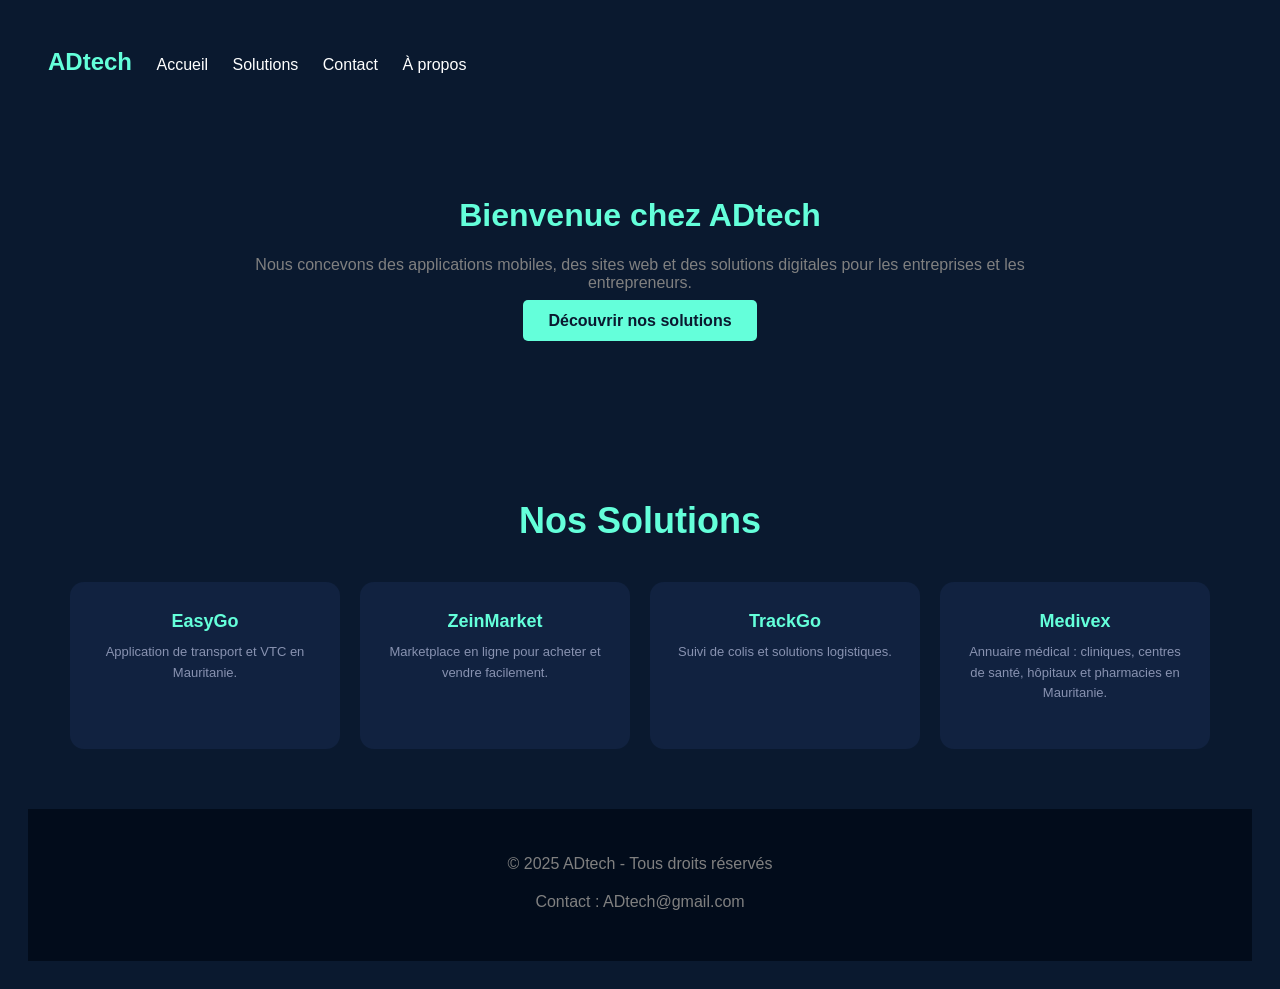
<file: index.html>
<!DOCTYPE html>
<html>
  <head>
    <title>ADtech</title>
    <link rel="stylesheet" href="style.css">
  </head>
  <body>
  <header>
  <nav>
    <span class="logo">ADtech</span>
    <a href="index.html">Accueil</a>
    <a href="solutions.html">Solutions</a>
    <a href="contact.html">Contact</a>
    <a href="apropos.html">À propos</a>
  </nav>
  </header>
  <div class="conteneur">
  <h1>Bienvenue chez ADtech</h1>
  <p>Nous concevons des applications mobiles, des sites web et des solutions digitales pour les entreprises et les entrepreneurs.</p>
  <a href="solutions.html" class="bouton">Découvrir nos solutions</a>
</div>
<section class="projets">
  <h2>Nos Solutions</h2>
  <div class="cartes">
    <div class="carte carte-mini">
      <h3>EasyGo</h3>
      <p>Application de transport et VTC en Mauritanie.</p>
    </div>
    <div class="carte carte-mini">
      <h3>ZeinMarket</h3>
      <p>Marketplace en ligne pour acheter et vendre facilement.</p>
    </div>
    <div class="carte carte-mini">
      <h3>TrackGo</h3>
      <p>Suivi de colis et solutions logistiques.</p>
    </div>
    <div class="carte carte-mini">
      <h3>Medivex</h3>
      <p>Annuaire médical : cliniques, centres de santé, hôpitaux et pharmacies en Mauritanie.</p>
    </div>
  </div>
</section>
<footer>
  <p>© 2025 ADtech - Tous droits réservés</p>
  <p>Contact : ADtech@gmail.com</p>
</footer>
  </body>
</html>
</file>
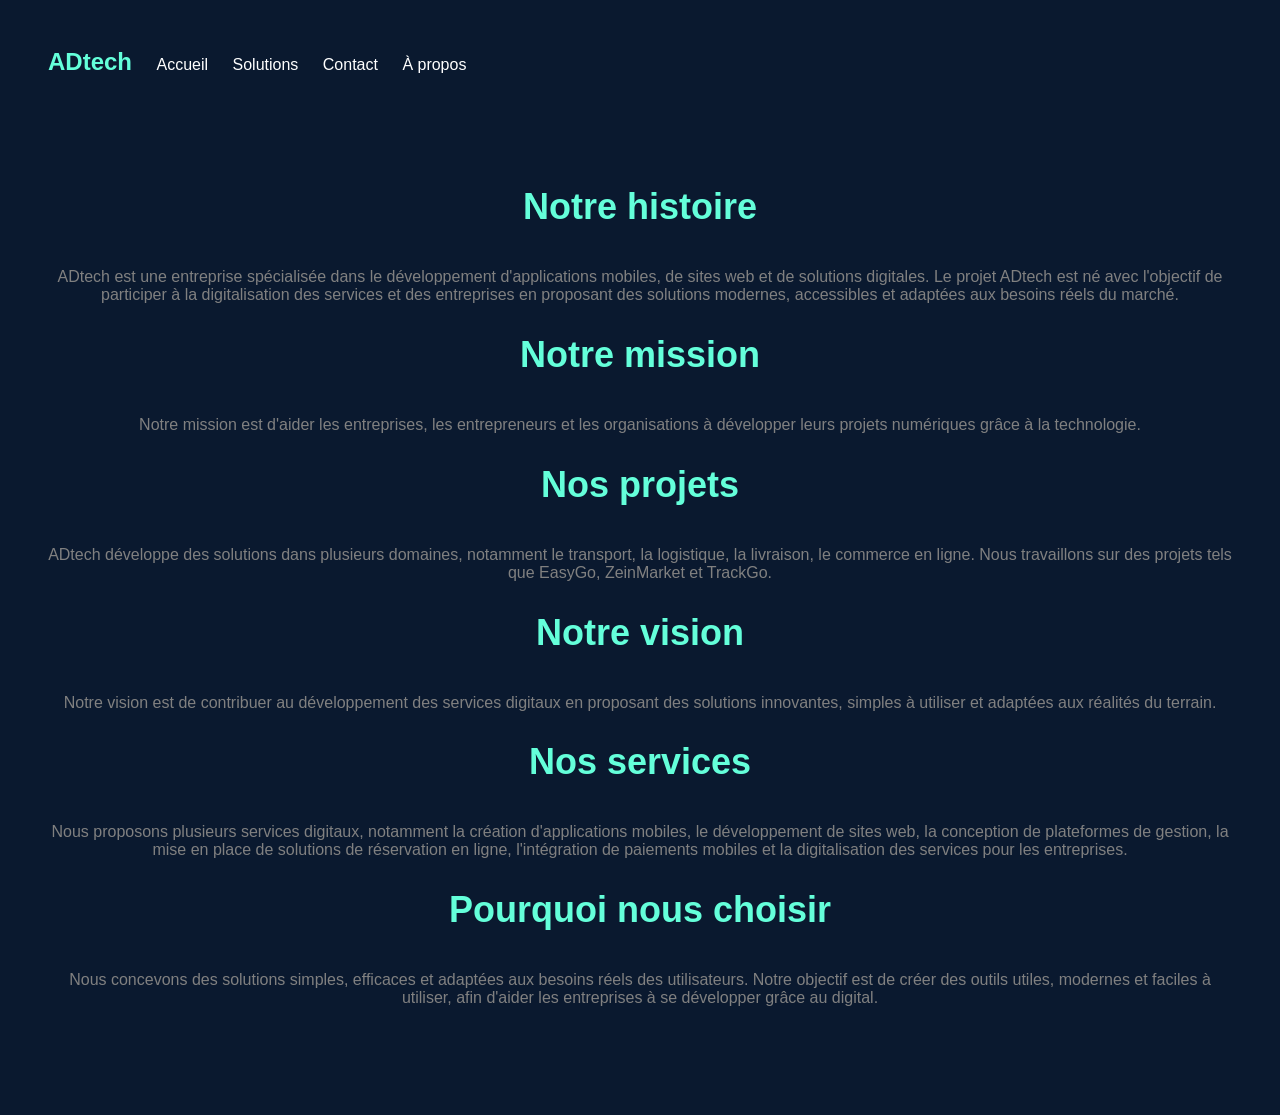
<file: apropos.html>
<!DOCTYPE html>
<html>
  <head>
    <title>ADtech - À propos</title>
    <link rel="stylesheet" href="style.css">
  </head>
  <body>

    <header>
      <nav>
        <span class="logo">ADtech</span>
        <a href="index.html">Accueil</a>
        <a href="solutions.html">Solutions</a>
        <a href="contact.html">Contact</a>
        <a href="apropos.html">À propos</a>
      </nav>
    </header>

    <section class="projets">
  <h2>Notre histoire</h2>
  <p>ADtech est une entreprise spécialisée dans le développement d'applications
  mobiles, de sites web et de solutions digitales. Le projet ADtech est né
  avec l'objectif de participer à la digitalisation des services et des entreprises
  en proposant des solutions modernes, accessibles et adaptées aux besoins réels
  du marché.</p>

  <h2>Notre mission</h2>
  <p>Notre mission est d'aider les entreprises, les entrepreneurs et les organisations
  à développer leurs projets numériques grâce à la technologie.</p>

  <h2>Nos projets</h2>
  <p>ADtech développe des solutions dans plusieurs domaines, notamment le transport,
  la logistique, la livraison, le commerce en ligne. Nous travaillons sur des projets
  tels que EasyGo, ZeinMarket et TrackGo.</p>

  <h2>Notre vision</h2>
  <p>Notre vision est de contribuer au développement des services digitaux en proposant
  des solutions innovantes, simples à utiliser et adaptées aux réalités du terrain.</p>
  <h2>Nos services</h2>
  <p>Nous proposons plusieurs services digitaux, notamment la création d'applications mobiles,
  le développement de sites web, la conception de plateformes de gestion, la mise en place
  de solutions de réservation en ligne, l'intégration de paiements mobiles et la
  digitalisation des services pour les entreprises.</p>

  <h2>Pourquoi nous choisir</h2>
  <p>Nous concevons des solutions simples, efficaces et adaptées aux besoins réels des
  utilisateurs. Notre objectif est de créer des outils utiles, modernes et faciles à
  utiliser, afin d'aider les entreprises à se développer grâce au digital.</p>
</section>

  </body>
</html>
</file>
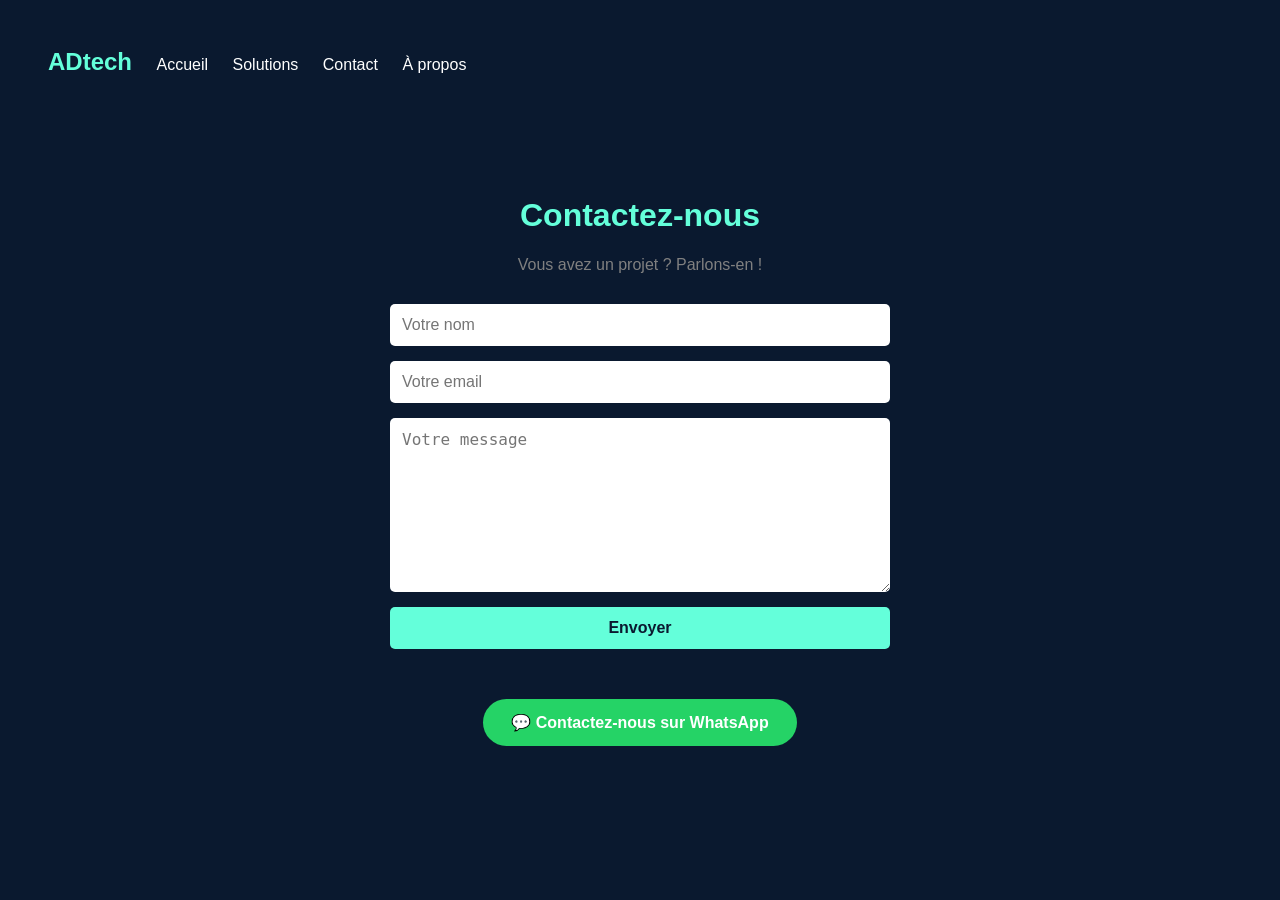
<file: contact.html>
<!DOCTYPE html>
<html>
  <head>
    <title>ADtech - Contact</title>
    <link rel="stylesheet" href="style.css">
  </head>
  <body>
    <header>
  <nav>
    <span class="logo">ADtech</span>
    <a href="index.html">Accueil</a>
    <a href="solutions.html">Solutions</a>
    <a href="contact.html">Contact</a>
    <a href="apropos.html">À propos</a>
  </nav>
</header>
    <div class="conteneur">
      <h1>Contactez-nous</h1>
      <p>Vous avez un projet ? Parlons-en !</p>
  <form action="https://formspree.io/f/meajgdjd" method="POST">
  <input type="text" name="nom" placeholder="Votre nom">
<input type="email" name="email" placeholder="Votre email">
<textarea name="message" placeholder="Votre message"></textarea>
  <button type="submit">Envoyer</button>
</form>
<a href="https://wa.me/22234346913" target="_blank" class="bouton-whatsapp">
  💬 Contactez-nous sur WhatsApp
</a>
    </div>
  </body>
</html>
</file>
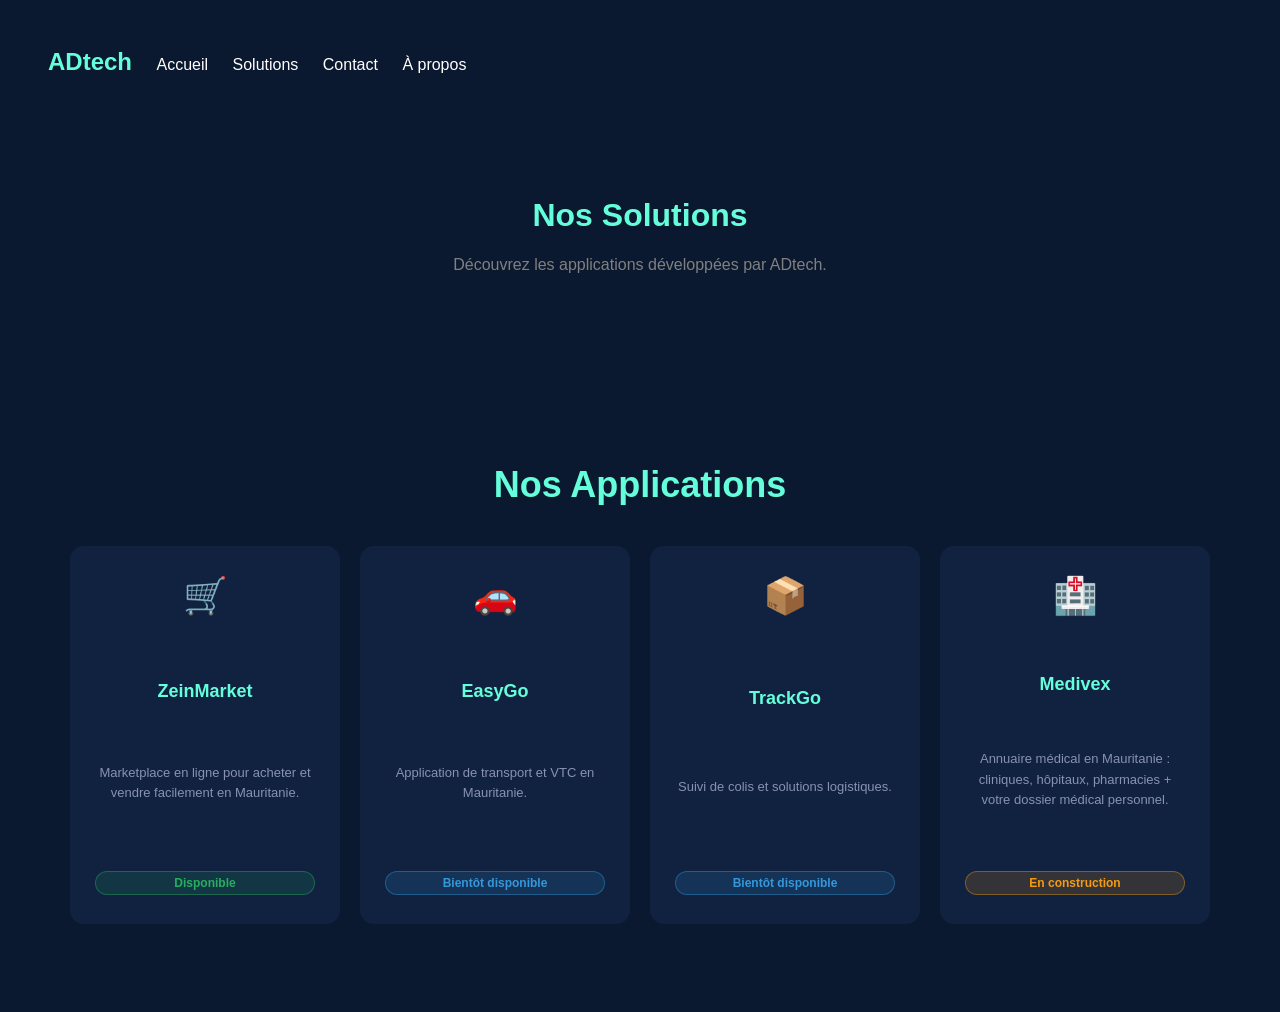
<file: solutions.html>
<!DOCTYPE html>
<html lang="fr"
<head>
    <meta charset="UTF-8">
    <meta name="viewport" content="width=device-width, initial-scale=1.0">
    <title>ADtech - Solutions</title>
<link rel="stylesheet" href="style.css">
</head>
<body>
    <body>
  <header>
  <nav>
    <span class="logo">ADtech</span>
    <a href="index.html">Accueil</a>
    <a href="solutions.html">Solutions</a>
    <a href="contact.html">Contact</a>
    <a href="apropos.html">À propos</a>
  </nav>
</header>

  <div class="conteneur">
    <h1>Nos Solutions</h1>
    <p>Découvrez les applications développées par ADtech.</p>
  </div>
  <section class="projets">
  <h2>Nos Applications</h2>
  <div class="cartes">

    <div class="cartes">

  <div class="carte">
    <span class="carte-icone">🛒</span>
    <h3>ZeinMarket</h3>
    <p>Marketplace en ligne pour acheter et vendre facilement en Mauritanie.</p>
    <span class="badge badge-dispo">Disponible</span>
  </div>

  <div class="carte">
    <span class="carte-icone">🚗</span>
    <h3>EasyGo</h3>
    <p>Application de transport et VTC en Mauritanie.</p>
    <span class="badge badge-bientot">Bientôt disponible</span>
  </div>

  <div class="carte">
    <span class="carte-icone">📦</span>
    <h3>TrackGo</h3>
    <p>Suivi de colis et solutions logistiques.</p>
    <span class="badge badge-bientot">Bientôt disponible</span>
  </div>

  <div class="carte">
    <span class="carte-icone">🏥</span>
    <h3>Medivex</h3>
<p>Annuaire médical en Mauritanie : cliniques, hôpitaux, pharmacies + votre dossier médical personnel.</p>
<span class="badge badge-construction">En construction</span>
</div>
  </div>
</section>
</body>
</html>
</file>
<file: style.css>
body {
    background-color: #0a192f;
    font-family: Arial;
    padding: 20px;
  }
h1 {
color: #64ffda;
}

  p {
    color: gray;
    margin-bottom: 20px;
  }

.conteneur {
  max-width: 800px;
  margin: 0 auto;
  background-color: transparent; 
  text-align: center;
  padding-top: 80px;
  padding-bottom: 80px;
  border-radius: 10px;
}
header {
  background-color: #0a192f;
  padding: 20px;
  display: flex;
  justify-content: space-between;
  align-items: center;
}

.logo {
  color: #64ffda;
  font-size: 24px;
  font-weight: bold;
}

nav a {
  color: white;
  text-decoration: none;
  margin-left: 20px;
}
.bouton {
  background-color: #64ffda;
  color: #0a192f;
  padding: 12px 25px;
  border-radius: 5px;
  text-decoration: none;
  font-weight: bold;
}
.projets {
  padding: 60px 20px;
  text-align: center;
}

.projets h2 {
  color: #64ffda;
  font-size: 36px;
  margin-bottom: 40px;
}

.cartes {
  display: flex;
  gap: 20px;
  justify-content: center;
}

.carte {
  background-color: #112240;
  padding: 30px;
  border-radius: 10px;
  width: 250px;
  color: white;
}

.carte h3 {
  color: #64ffda;
  margin-bottom: 15px;
}
footer {
  background-color: #020c1b;
  color: gray;
  text-align: center;
  padding: 30px;
}
form {
  display: flex;
  flex-direction: column;
  gap: 15px;
  max-width: 500px;
  margin: 30px auto;
}

input, textarea {
  padding: 12px;
  border-radius: 5px;
  border: none;
  font-size: 16px;
}

textarea {
  height: 150px;
}

button {
  background-color: #64ffda;
  color: #0a192f;
  padding: 12px;
  border: none;
  border-radius: 5px;
  font-size: 16px;
  font-weight: bold;
  cursor: pointer;
}
/* ===== CARTES SOLUTIONS ===== */

.cartes {
  display: flex;
  gap: 20px;
  justify-content: center;
  flex-wrap: wrap;
}

.carte {
  background: #112240;
  border-radius: 14px;
  padding: 28px 24px;
  width: 220px;
  text-align: center;
  border: 1px solid transparent;
  transition: border-color 0.3s ease, box-shadow 0.3s ease;
  display: flex;
  flex-direction: column;
  justify-content: space-between;
  min-height: 320px;
}

.carte:hover {
  border-color: #64ffda;
  box-shadow: 0 8px 30px rgba(100, 255, 218, 0.15);
}

.carte-icone {
  font-size: 36px;
  margin-bottom: 14px;
  display: block;
}

.carte h3 {
  color: #64ffda;
  font-size: 18px;
  margin: 0 0 10px;
}

.carte p {
  color: #8892b0;
  font-size: 13px;
  line-height: 1.6;
  margin: 0 0 16px;
}

.badge {
  display: inline-block;
  padding: 4px 14px;
  border-radius: 20px;
  font-size: 12px;
  font-weight: 600;
}

.badge-dispo {
  background: rgba(39, 174, 96, 0.15);
  color: #27ae60;
  border: 1px solid rgba(39, 174, 96, 0.4);
}

.badge-construction {
  background: rgba(243, 156, 18, 0.15);
  color: #f39c12;
  border: 1px solid rgba(243, 156, 18, 0.4);
}

.badge-bientot {
  background: rgba(52, 152, 219, 0.15);
  color: #3498db;
  border: 1px solid rgba(52, 152, 219, 0.4);
}
/* ===== BOUTON WHATSAPP ===== */
.bouton-whatsapp {
  display: inline-block;
  margin-top: 20px;
  background: #25D366;
  color: white;
  padding: 14px 28px;
  border-radius: 30px;
  text-decoration: none;
  font-weight: 600;
  font-size: 16px;
  transition: background 0.3s ease;
}

.bouton-whatsapp:hover {
  background: #1ebe5d;
}

.carte-mini {
  display: block;
  min-height: auto;
}
</file>
